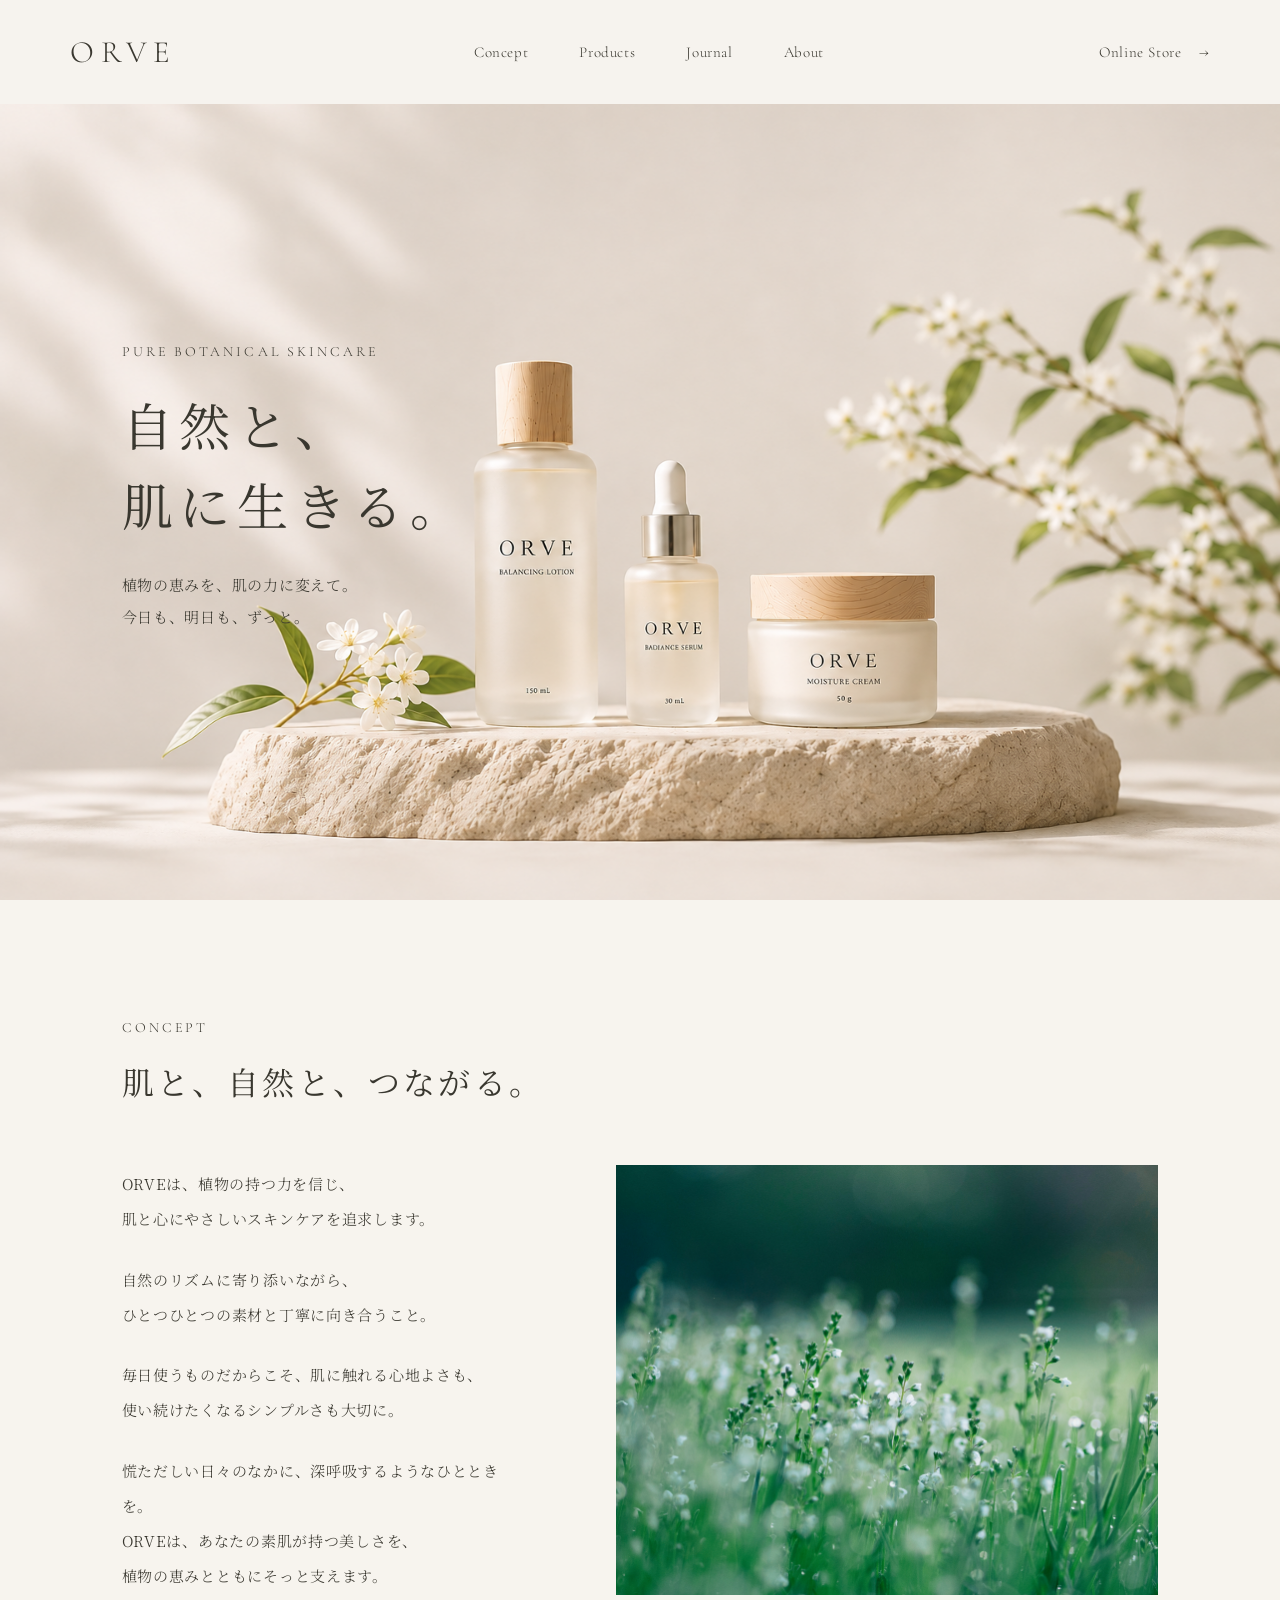
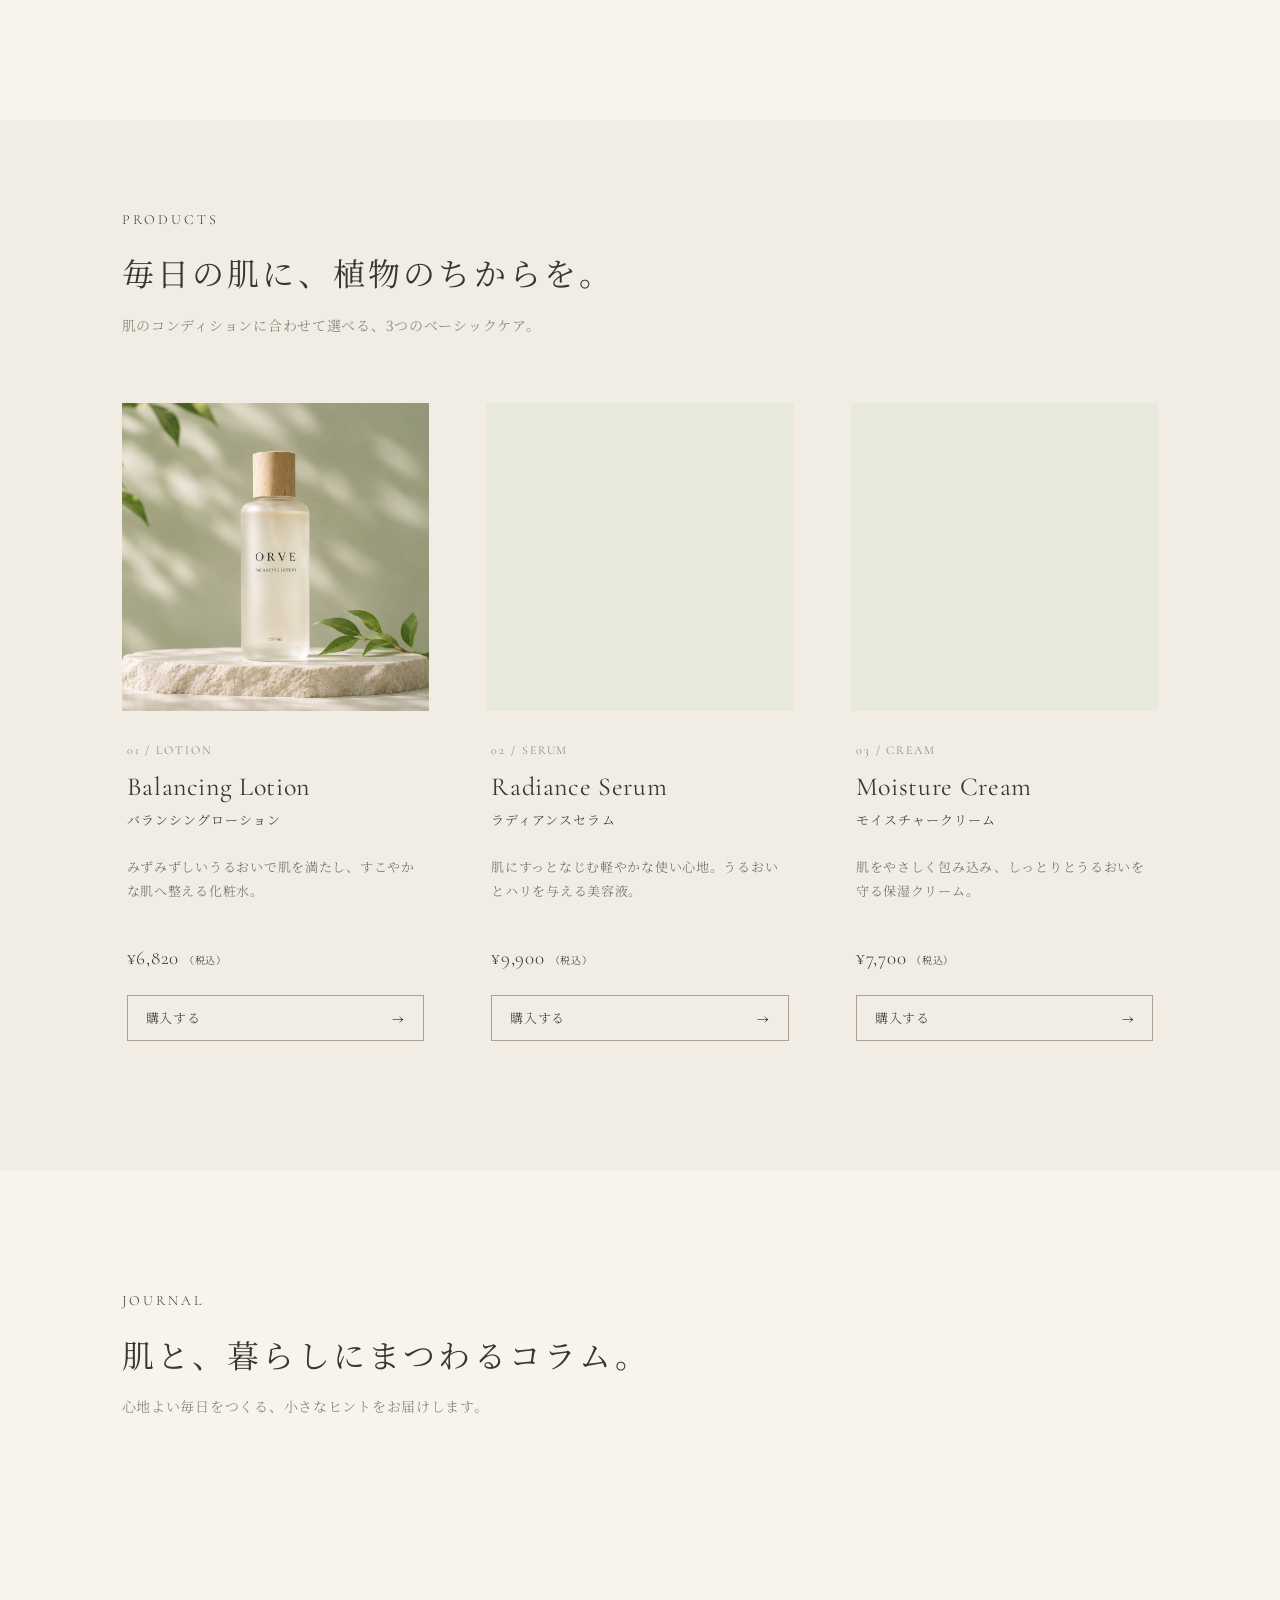
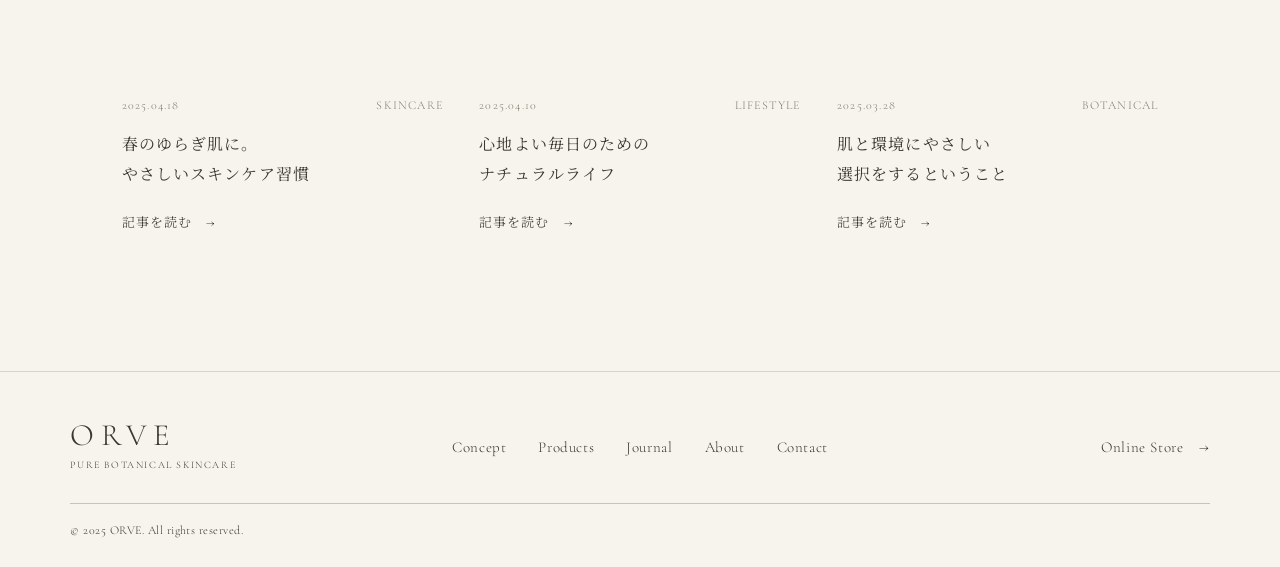
<file: index.html>
<!DOCTYPE html>
<html lang="ja">
<head>
  <meta charset="UTF-8">
  <meta name="viewport" content="width=device-width, initial-scale=1.0">
  <meta name="description" content="ORVE - 植物の恵みを、肌の力に変えて。自然と調和するボタニカルスキンケア。">
  <title>ORVE | Pure Botanical Skincare</title>
  <link rel="preconnect" href="https://fonts.googleapis.com">
  <link rel="preconnect" href="https://fonts.gstatic.com" crossorigin>
  <link href="https://fonts.googleapis.com/css2?family=Cormorant+Garamond:wght@400;500&family=Noto+Serif+JP:wght@300;400;500&display=swap" rel="stylesheet">
  <link rel="stylesheet" href="style.css">
</head>
<body id="top">
  <header class="site-header">
    <a class="logo" href="#top" aria-label="ORVE ホーム">ORVE</a>
    <nav class="main-nav" id="main-nav" aria-label="メインナビゲーション">
      <a href="#concept">Concept</a>
      <a href="#products">Products</a>
      <a href="#article-1">Journal</a>
      <a href="#about">About</a>
    </nav>
    <a class="header-store" href="#products">Online Store <span>→</span></a>
    <button class="menu-toggle" type="button" aria-label="メニューを開く" aria-controls="main-nav" aria-expanded="false"><span></span><span></span></button>
  </header>

  <main>
    <section class="hero">
      <div class="hero-copy">
        <p class="eyebrow">PURE BOTANICAL SKINCARE</p>
        <h1>自然と、<br>肌に生きる。</h1>
        <p class="hero-description">植物の恵みを、肌の力に変えて。<br>今日も、明日も、ずっと。</p>
      </div>
      
    </section>

    <section class="concept section" id="concept">
      <div class="section-heading">
        <p class="eyebrow">CONCEPT</p>
        <h2>肌と、自然と、つながる。</h2>
      </div>
      <div class="concept-content">
        <div class="concept-copy">
          <p>ORVEは、植物の持つ力を信じ、<br>肌と心にやさしいスキンケアを追求します。</p>
          <p>自然のリズムに寄り添いながら、<br>ひとつひとつの素材と丁寧に向き合うこと。</p>
          <p>毎日使うものだからこそ、肌に触れる心地よさも、<br>使い続けたくなるシンプルさも大切に。</p>
          <p>慌ただしい日々のなかに、深呼吸するようなひとときを。<br>ORVEは、あなたの素肌が持つ美しさを、<br>植物の恵みとともにそっと支えます。</p>
        </div>
        <div class="concept-image">
          <img src="images/Concept.jpg" alt="やわらかな光に包まれた植物の葉" loading="lazy" decoding="async">
        </div>
      </div>
    </section>

    <section class="products section" id="products">
      <div class="section-heading">
        <p class="eyebrow">PRODUCTS</p>
        <h2>毎日の肌に、植物のちからを。</h2>
        <p class="section-lead">肌のコンディションに合わせて選べる、3つのベーシックケア。</p>
      </div>
      <div class="product-grid">
        <article class="product-card">
          <div class="product-photo product-photo-lotion">
            <img src="images/オルヴェ バランシングローションの静物.png" alt="ORVE バランシングローション" loading="lazy" decoding="async">
          </div>
          <div class="product-info">
            <p class="product-number">01 / LOTION</p>
            <h3>Balancing Lotion</h3>
            <p class="product-jp">バランシングローション</p>
            <p class="product-description">みずみずしいうるおいで肌を満たし、すこやかな肌へ整える化粧水。</p>
            <p class="price">¥6,820 <small>（税込）</small></p>
            <a class="buy-button" href="#contact">購入する <span>→</span></a>
          </div>
        </article>

        <article class="product-card">
          <div class="product-photo product-photo-serum">
            <img src="images/オルヴェのラディアンスセラム撮影.png" alt="ORVE ラディアンスセラム" loading="lazy" decoding="async">
          </div>
          <div class="product-info">
            <p class="product-number">02 / SERUM</p>
            <h3>Radiance Serum</h3>
            <p class="product-jp">ラディアンスセラム</p>
            <p class="product-description">肌にすっとなじむ軽やかな使い心地。うるおいとハリを与える美容液。</p>
            <p class="price">¥9,900 <small>（税込）</small></p>
            <a class="buy-button" href="#contact">購入する <span>→</span></a>
          </div>
        </article>

        <article class="product-card">
          <div class="product-photo product-photo-cream">
            <img src="images/「ORVE」天然保湿クリーム.png" alt="ORVE モイスチャークリーム" loading="lazy" decoding="async">
          </div>
          <div class="product-info">
            <p class="product-number">03 / CREAM</p>
            <h3>Moisture Cream</h3>
            <p class="product-jp">モイスチャークリーム</p>
            <p class="product-description">肌をやさしく包み込み、しっとりとうるおいを守る保湿クリーム。</p>
            <p class="price">¥7,700 <small>（税込）</small></p>
            <a class="buy-button" href="#contact">購入する <span>→</span></a>
          </div>
        </article>
      </div>
    </section>

    <section class="journal section" id="journal">
      <div class="section-heading">
        <p class="eyebrow">JOURNAL</p>
        <h2>肌と、暮らしにまつわるコラム。</h2>
        <p class="section-lead">心地よい毎日をつくる、小さなヒントをお届けします。</p>
      </div>
      <div class="journal-grid">
        <article class="journal-card">
          <a href="#article-2">
            <img src="images/コラム１.jpg" alt="ガラスの器と植物" loading="lazy" decoding="async">
            <div class="journal-meta"><time datetime="2025-04-18">2025.04.18</time><span>SKINCARE</span></div>
            <h3>春のゆらぎ肌に。<br>やさしいスキンケア習慣</h3>
            <span class="journal-arrow">記事を読む　→</span>
          </a>
        </article>
        <article class="journal-card">
          <a href="#article-3">
            <img src="images/コラム２.jpg" alt="柔らかなリネンの布" loading="lazy" decoding="async">
            <div class="journal-meta"><time datetime="2025-04-10">2025.04.10</time><span>LIFESTYLE</span></div>
            <h3>心地よい毎日のための<br>ナチュラルライフ</h3>
            <span class="journal-arrow">記事を読む　→</span>
          </a>
        </article>
        <article class="journal-card">
          <a href="#journal">
            <img src="images/コラム３.jpg" alt="白い花とグリーンの葉" loading="lazy" decoding="async">
            <div class="journal-meta"><time datetime="2025-03-28">2025.03.28</time><span>BOTANICAL</span></div>
            <h3>肌と環境にやさしい<br>選択をするということ</h3>
            <span class="journal-arrow">記事を読む　→</span>
          </a>
        </article>
      </div>
    </section>

  <footer class="site-footer" id="about">
    <a class="logo footer-logo" href="#top">ORVE</a>
    <p class="footer-tagline">PURE BOTANICAL SKINCARE</p>
    <nav class="footer-nav" aria-label="フッターナビゲーション">
      <a href="#concept">Concept</a><a href="#products">Products</a><a href="#journal">Journal</a><a href="#about">About</a><a href="#contact">Contact</a>
    </nav>
    <div class="footer-store"><a href="#products">Online Store　→</a></div>
    <p class="copyright">© 2025 ORVE. All rights reserved.</p>
  </footer>
  <script src="script.js" defer></script>
</body>
</html>
</file>
<file: style.css>
@charset "UTF-8";

:root {
  --paper: #f7f4ee;
  --paper-deep: #eee9df;
  --ink: #39372f;
  --muted: #817b6e;
  --line: #c9c2b5;
  --green: #68735a;
  --serif: "Cormorant Garamond", "Noto Serif JP", serif;
  --jp: "Noto Serif JP", serif;
}

* { box-sizing: border-box; }
html { scroll-behavior: smooth; }
body {
  margin: 0;
  color: var(--ink);
  background: var(--paper);
  font-family: var(--jp);
  font-weight: 300;
  line-height: 1.9;
  letter-spacing: .045em;
}
a { color: inherit; text-decoration: none; }
img { display: block; width: 100%; object-fit: cover; }
.site-header {
  height: 104px;
  padding: 0 5.5%;
  display: flex;
  align-items: center;
  justify-content: space-between;
  background: rgba(247,244,238,.94);
}
.logo {
  font-family: var(--serif);
  font-size: 31px;
  letter-spacing: .2em;
  line-height: 1;
}
.main-nav { display: flex; gap: clamp(25px, 4vw, 62px); margin-left: 5%; }
.main-nav a, .header-store, .footer-nav a, .footer-store {
  font-family: var(--serif);
  font-size: 15px;
  letter-spacing: .04em;
}
.main-nav a, .footer-nav a { transition: opacity .25s; }
.main-nav a:hover, .footer-nav a:hover { opacity: .55; }
.header-store { min-width: 145px; text-align: right; }
.header-store span { margin-left: 13px; }
.menu-toggle { display: none; }

.hero {
  min-height: calc(100svh - 104px);
  display: grid;
  grid-template-columns: 42% 58%;
  align-items: center;
  position: relative;
  overflow: hidden;
  padding: 55px 8.5% 65px 9.5%;
  background:
    url("images/メインビジュアル.png") 50% center / cover;
}
.hero-copy { position: relative; z-index: 2; padding-bottom: 20px; }
.eyebrow {
  margin: 0 0 24px;
  font-family: var(--serif);
  font-size: 14px;
  letter-spacing: .22em;
  line-height: 1.4;
}
.hero h1 {
  margin: 0;
  font-size: clamp(38px, 4vw, 54px);
  line-height: 1.55;
  font-weight: 400;
  letter-spacing: .13em;
}
.hero-description { margin: 25px 0 0; font-size: 15px; line-height: 2.1; }
.section { padding-left: 9.5%; padding-right: 9.5%; }
.concept { padding-top: 118px; padding-bottom: 125px; }
.section-heading { margin-bottom: 58px; }
.section-heading .eyebrow { margin-bottom: 18px; }
.section-heading h2 {
  margin: 0;
  font-size: clamp(25px, 2.5vw, 34px);
  line-height: 1.6;
  font-weight: 400;
  letter-spacing: .1em;
}
.concept-content {
  display: grid;
  grid-template-columns: .85fr 1.15fr;
  gap: 9%;
  align-items: center;
}
.concept-copy { font-size: 15px; line-height: 2.35; }
.concept-copy p { margin: 0 0 25px; }
.concept-copy p:last-child { margin-bottom: 0; }
.concept-image { height: 430px; overflow: hidden; }
.concept-image img { height: 100%; transition: transform .8s; }
.concept-image:hover img { transform: scale(1.035); }

.products { padding-top: 90px; padding-bottom: 130px; background: #f1ede5; }
.products .section-heading { margin-bottom: 65px; }
.section-lead { margin: 13px 0 0; color: var(--muted); font-size: 14px; }
.product-grid { display: grid; grid-template-columns: repeat(3, minmax(0,1fr)); gap: 5.5%; }
.product-card { min-width: 0; }
.product-photo {
  height: 310px;
  display: flex; align-items: center; justify-content: center;
  padding: 18px 12px 28px;
  background: radial-gradient(ellipse at 50% 80%, #e2ddd2 0%, #f4f1ea 54%, #f1ede5 76%);
  position: relative;
  overflow: hidden;
}
.product-photo::after {
  content: ""; position: absolute; bottom: 20px; left: 8%; right: 8%;
  height: 1px; background: rgba(154,143,124,.28);
}
.product-photo img {
  width: auto;
  max-width: 100%;
  height: 100%;
  object-fit: contain;
  position: relative;
  z-index: 1;
}
.product-info { padding: 28px 5px 0; }
.product-number { margin: 0 0 9px; color: var(--muted); font-family: var(--serif); font-size: 12px; letter-spacing: .16em; }
.product-info h3 { margin: 0 0 5px; font-family: var(--serif); font-size: 26px; font-weight: 400; letter-spacing: .025em; line-height: 1.25; }
.product-jp { margin: 0 0 22px; font-size: 13px; letter-spacing: .08em; }
.product-description { min-height: 58px; margin: 0 0 20px; color: #6f6a60; font-size: 13px; line-height: 1.9; }
.price { margin: 0 0 19px; font-family: var(--serif); font-size: 19px; letter-spacing: .04em; }
.price small { font-family: var(--jp); font-size: 10px; }
.buy-button {
  min-height: 46px; border: 1px solid #a9a193; display:flex; justify-content:space-between; align-items:center;
  padding: 0 18px; font-size: 13px; transition: background .25s, color .25s, border-color .25s;
}
.buy-button span { font-family: var(--serif); font-size: 18px; }
.buy-button:hover { color: #fff; background: var(--green); border-color: var(--green); }

.journal { padding-top: 120px; padding-bottom: 135px; }
.journal .section-heading { margin-bottom: 48px; }
.journal-grid { display:grid; grid-template-columns:repeat(3,minmax(0,1fr)); gap: 3.5%; }
.journal-card a { display:block; }
.journal-card img { aspect-ratio: 1.55 / 1; height:auto; margin-bottom: 19px; filter: saturate(.72); transition: opacity .3s; }
.journal-card a:hover img { opacity:.78; }
.journal-meta { display:flex; justify-content:space-between; color:var(--muted); font-family:var(--serif); font-size:12px; letter-spacing:.1em; }
.journal-card h3 { margin: 12px 0 16px; font-size:16px; line-height:1.9; font-weight:400; letter-spacing:.07em; }
.journal-arrow { font-family:var(--serif); font-size:13px; letter-spacing:.08em; }

.site-footer {
  min-height: 190px; padding: 48px 5.5% 25px;
  border-top: 1px solid #d8d2c7;
  display:grid; grid-template-columns: 1fr 2fr 1fr; align-items:center; column-gap:30px;
}
.footer-logo { grid-column:1; grid-row:1; }
.footer-tagline { grid-column:1; grid-row:2; margin:5px 0 0; font-family:var(--serif); font-size:10px; letter-spacing:.16em; }
.footer-nav { grid-column:2; grid-row:1 / span 2; display:flex; justify-content:center; flex-wrap:wrap; gap:clamp(16px,2.5vw,36px); }
.footer-store { grid-column:3; grid-row:1 / span 2; text-align:right; }
.copyright { grid-column:1 / -1; margin:28px 0 0; padding-top:15px; border-top:1px solid var(--line); font-family:var(--serif); font-size:12px; letter-spacing:.04em; }

@media (max-width: 900px) {
  .site-header { height:82px; }
  .main-nav { gap:22px; margin-left:0; }
  .hero { min-height:calc(100svh - 82px); padding-left:6%; padding-right:6%; grid-template-columns:40% 60%; }
  .section { padding-left:7%; padding-right:7%; }
  .concept-content { gap:5%; }
  .concept-image { height:360px; }
  .product-grid { gap:3%; }
  .product-photo { height:260px; }
  .product-info h3 { font-size:22px; }
  .site-footer { padding-left:6%; padding-right:6%; }
}
@media (max-width: 640px) {
  .site-header { height:75px; padding:0 6%; }
  .logo { font-size:27px; }
  .main-nav, .header-store { display:none; }
  .menu-toggle { display:flex; width:36px; height:36px; border:0; background:none; flex-direction:column; justify-content:center; gap:7px; padding:5px; }
  .menu-toggle span { display:block; width:25px; height:1px; background:var(--ink); }
  .hero {
    min-height:calc(100svh - 75px); display:flex; flex-direction:column; align-items:stretch;
    padding:55px 7% 45px;
    background:linear-gradient(180deg,rgba(247,244,238,.96) 0%,rgba(247,244,238,.82) 48%,rgba(247,244,238,.18) 100%),url("images/メインビジュアル.png") center/cover;
  }
  .hero h1 { font-size:40px; }
  .section { padding-left:7%; padding-right:7%; }
  .concept { padding-top:78px; padding-bottom:85px; }
  .section-heading { margin-bottom:35px; }
  .section-heading h2 { font-size:25px; }
  .concept-content { grid-template-columns:1fr; gap:35px; }
  .concept-copy { font-size:13px; }
  .concept-image { height:270px; }
  .products { padding-top:78px; padding-bottom:85px; }
  .products .section-heading { margin-bottom:35px; }
  .product-grid { grid-template-columns:1fr; gap:55px; }
  .product-card { display:grid; grid-template-columns: .9fr 1.1fr; gap:20px; align-items:center; }
  .product-photo { height:260px; padding:12px 10px 20px; }
  .product-info { padding:0; }
  .product-info h3 { font-size:22px; }
  .product-jp { margin-bottom:13px; font-size:11px; }
  .product-description { min-height:0; margin-bottom:13px; font-size:12px; }
  .price { font-size:17px; margin-bottom:12px; }
  .buy-button { min-height:40px; padding:0 10px; font-size:12px; }
  .journal { padding-top:80px; padding-bottom:85px; }
  .journal-grid { grid-template-columns:1fr; gap:38px; }
  .journal-card a { display:grid; grid-template-columns:42% minmax(0, 1fr); column-gap:18px; }
  .journal-card img { grid-column:1; grid-row:1 / span 3; height:100%; min-height:135px; aspect-ratio:auto; margin:0; }
  .journal-meta { grid-column:2; align-self:end; font-size:10px; }
  .journal-card h3 { grid-column:2; margin:8px 0; font-size:13px; }
  .journal-arrow { grid-column:2; font-size:12px; }
  .site-footer { display:flex; flex-direction:column; align-items:flex-start; gap:17px; padding:38px 7% 24px; }
  .footer-tagline { margin-top:-10px; }
  .footer-nav { justify-content:flex-start; gap:18px; }
  .footer-store { text-align:left; }
  .copyright { width:100%; margin-top:10px; }
}

/* 2026 portfolio polish */
:root { --space-section: 120px; }
html { scroll-padding-top: 24px; }
:focus-visible { outline: 2px solid var(--green); outline-offset: 4px; }
.menu-toggle { cursor: pointer; }
.product-photo { padding: 0; background: #e8e9dd; aspect-ratio: 1 / 1; height: auto; }
.product-photo::after { display: none; }
.product-photo img { display: block; width: 100%; height: 100%; object-fit: cover; }
.product-card { display: flex; flex-direction: column; }
.product-info { display: flex; flex-direction: column; flex: 1; }
.product-description { min-height: 0; }
.price { margin-top: auto; padding-top: 16px; }
.concept-copy { max-width: 560px; }
.concept-copy p { overflow-wrap: anywhere; }
.article-previews { padding-top: 0; padding-bottom: 110px; }
.article-preview { padding: 42px 0; border-top: 1px solid var(--line); scroll-margin-top: 28px; }
.article-preview h2, .contact h2 { font-size: clamp(22px, 2.3vw, 30px); font-weight: 400; margin: 0 0 16px; }
.article-preview p:not(.eyebrow), .contact p:not(.eyebrow) { max-width: 650px; font-size: 14px; }
.article-preview a, .contact a { color: var(--green); font-size: 13px; text-decoration: underline; text-underline-offset: 5px; }
.contact { padding-top: 90px; padding-bottom: 100px; background: var(--paper-deep); }
@media (max-width: 640px) {
  .site-header { position: relative; z-index: 20; }
  .main-nav.is-open { display: flex; flex-direction: column; position: absolute; top: 100%; left: 0; right: 0; gap: 0; margin: 0; padding: 12px 7% 22px; background: var(--paper); box-shadow: 0 12px 20px rgba(50,45,35,.1); }
  .main-nav.is-open a { padding: 12px 0; border-bottom: 1px solid var(--line); }
  .menu-toggle[aria-expanded="true"] span:first-child { transform: translateY(4px) rotate(45deg); }
  .menu-toggle[aria-expanded="true"] span:last-child { transform: translateY(-4px) rotate(-45deg); }
  .menu-toggle span { transition: transform .2s; }
  .product-card { display: flex; flex-direction: column; align-items: stretch; gap: 0; }
  .product-photo { height: auto; aspect-ratio: 1 / 1; }
  .product-info { padding: 22px 2px 0; }
  .price { margin-top: 0; }
  .buy-button { min-height: 46px; }
  .journal-card img { min-height: 0; aspect-ratio: 1 / 1; object-fit: cover; }
  .article-previews { padding-bottom: 75px; }
  .contact { padding-top: 70px; padding-bottom: 75px; }
}
@media (prefers-reduced-motion: reduce) {
  html { scroll-behavior: auto; }
  *, *::before, *::after { animation-duration: .01ms !important; transition-duration: .01ms !important; }
}
</file>
